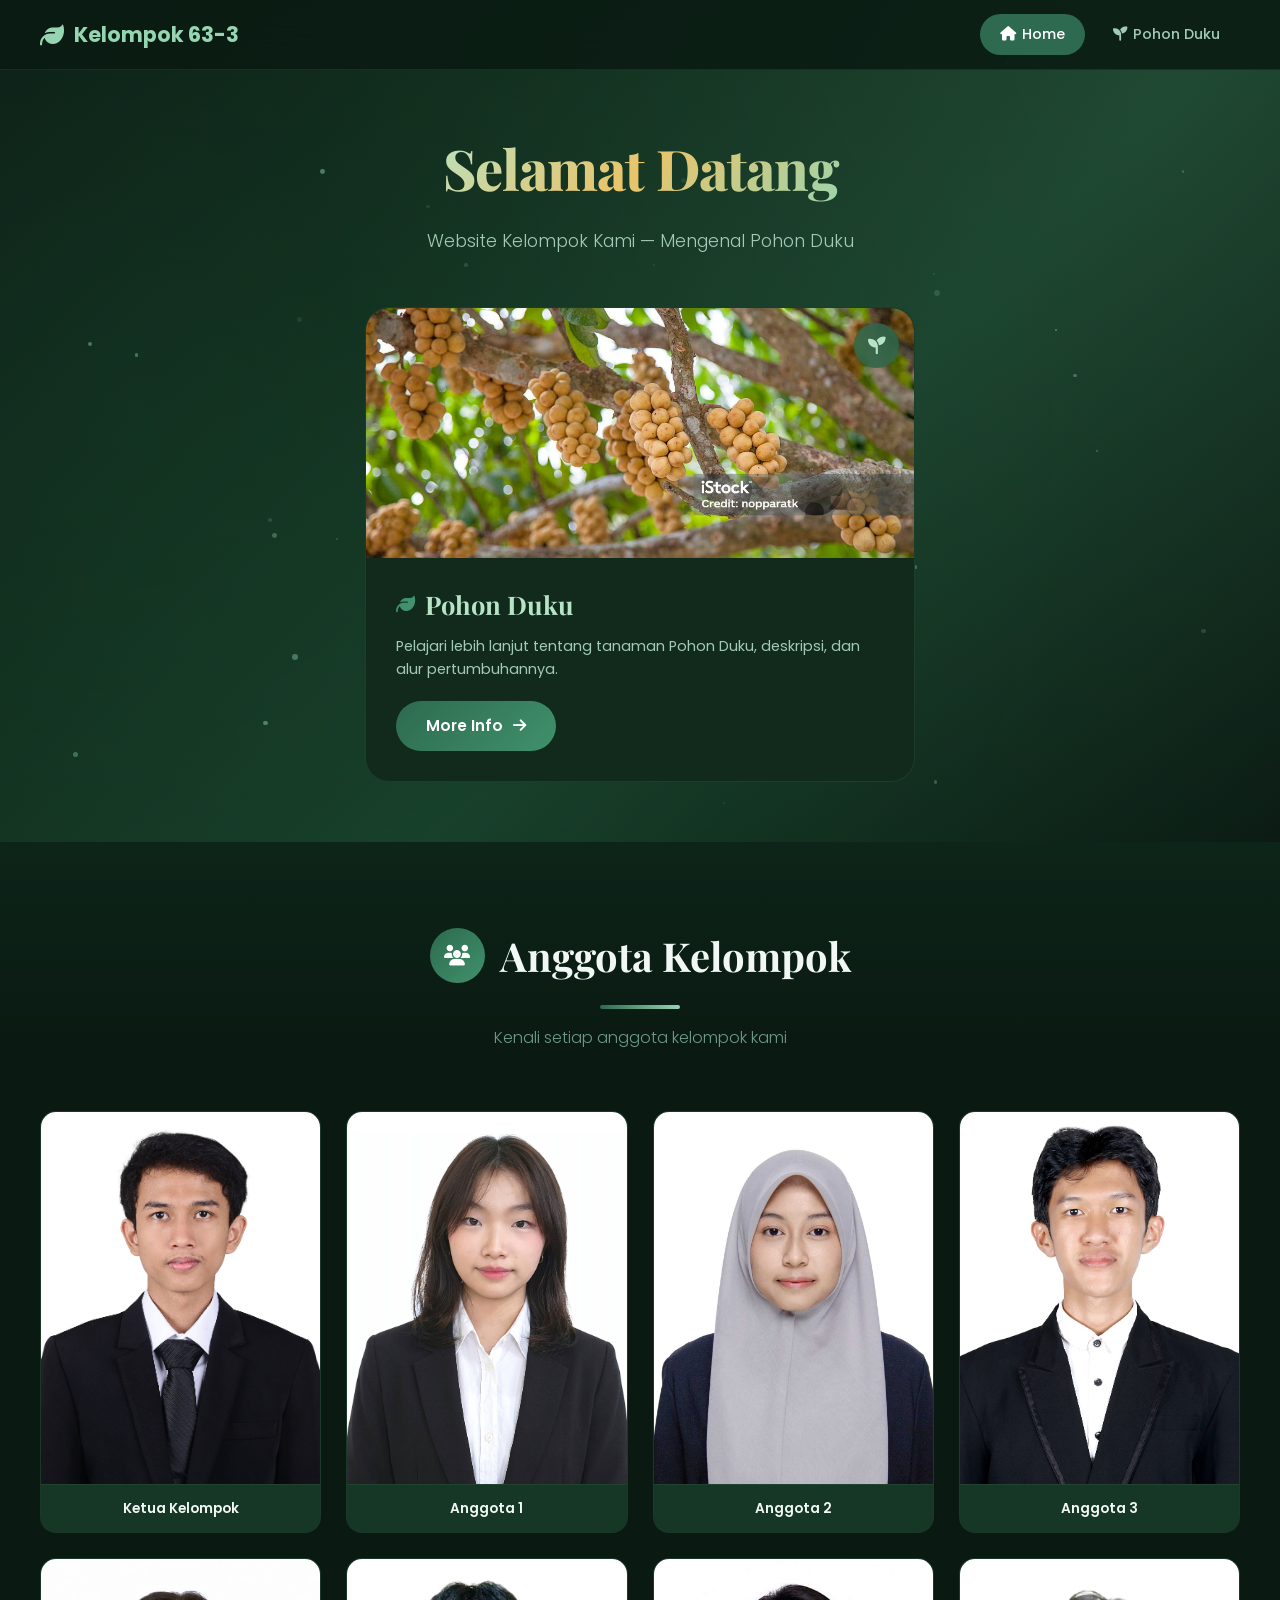
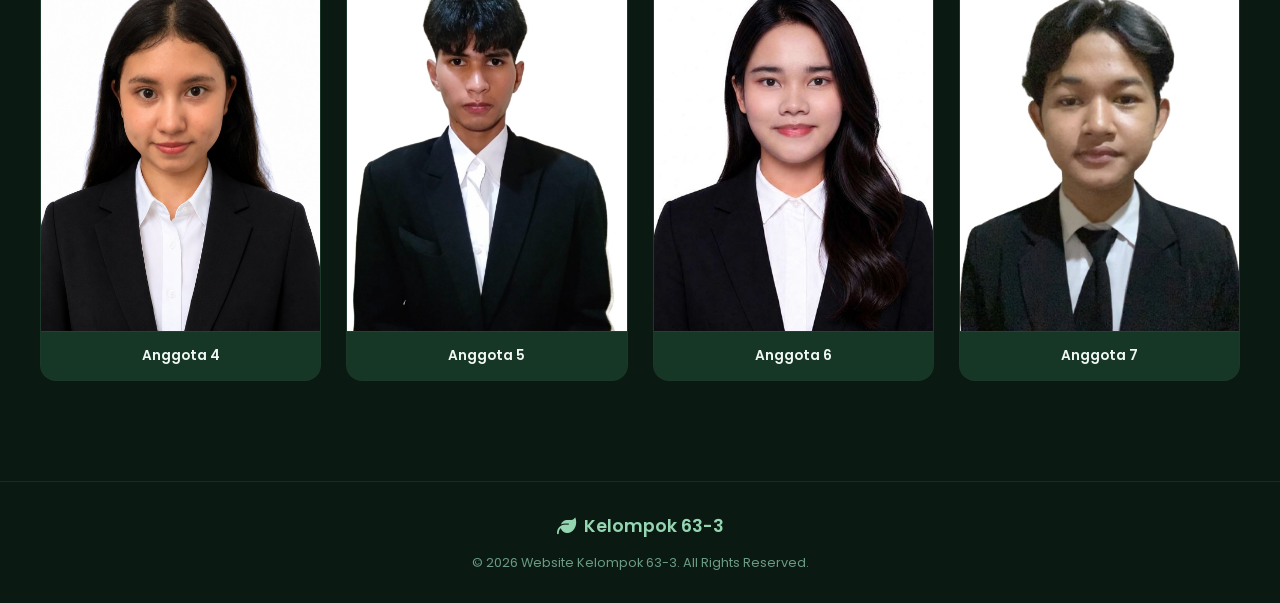
<file: index.html>
<!DOCTYPE html>
<html lang="id">
<head>
    <meta charset="UTF-8">
    <meta name="viewport" content="width=device-width, initial-scale=1.0">
    <title>Kelompok 63-3 - Pohon Duku</title>
    <link rel="stylesheet" href="style.css">
    <link rel="preconnect" href="https://fonts.googleapis.com">
    <link rel="preconnect" href="https://fonts.gstatic.com" crossorigin>
    <link href="https://fonts.googleapis.com/css2?family=Poppins:wght@300;400;500;600;700;800&family=Playfair+Display:wght@700;800&display=swap" rel="stylesheet">
    <link rel="stylesheet" href="https://cdnjs.cloudflare.com/ajax/libs/font-awesome/6.5.0/css/all.min.css">
</head>
<body>
    <!-- Navbar -->
    <nav class="navbar">
        <div class="nav-brand">
            <i class="fas fa-leaf"></i>
            <span>Kelompok 63-3</span>
        </div>
        <ul class="nav-links">
            <li><a href="index.html" class="active"><i class="fas fa-home"></i> Home</a></li>
            <li><a href="tanaman.html"><i class="fas fa-seedling"></i> Pohon Duku</a></li>
        </ul>
    </nav>

    <!-- Hero Section with Plant Card -->
    <section class="hero-section">
        <div class="floating-particles" id="particles"></div>
        <div class="hero-content">
            <h1 class="hero-title">Selamat Datang</h1>
            <p class="hero-subtitle">Website Kelompok Kami — Mengenal Pohon Duku</p>
        </div>

        <!-- Plant Card / Button to Tanaman Page -->
        <div class="plant-card" onclick="window.location.href='tanaman.html'">
            <div class="plant-card-image">
                <!-- Slot untuk gambar tanaman -->
                <img src="images/Pohon_Duku.jpg" alt="Pohon Duku" onerror="this.style.display='none'; this.parentElement.querySelector('.placeholder').style.display='flex';">
                <div class="placeholder" style="display: none;">
                    <i class="fas fa-tree"></i>
                    <span>Gambar Pohon Duku</span>
                </div>
                <div class="plant-card-overlay">
                    <i class="fas fa-seedling"></i>
                </div>
            </div>
            <div class="plant-card-body">
                <h2 class="plant-card-title">
                    <i class="fas fa-leaf"></i> Pohon Duku
                </h2>
                <p class="plant-card-desc">Pelajari lebih lanjut tentang tanaman Pohon Duku, deskripsi, dan alur pertumbuhannya.</p>
                <a href="tanaman.html" class="btn-more-info">
                    <span>More Info</span>
                    <i class="fas fa-arrow-right"></i>
                </a>
            </div>
            <div class="card-shine"></div>
        </div>
    </section>

    <!-- Team Section -->
    <section class="team-section">
        <div class="section-header">
            <h2 class="section-title">
                <span class="title-icon"><i class="fas fa-users"></i></span>
                Anggota Kelompok
            </h2>
            <div class="title-underline"></div>
            <p class="section-desc">Kenali setiap anggota kelompok kami</p>
        </div>

        <div class="team-grid">
            <!-- Member 1 -->
            <div class="member-card" data-aos="fade-up">
                <div class="member-photo">
                    <img src="images/Depati.jpg" alt="Anggota 1" onerror="this.style.display='none'; this.parentElement.querySelector('.photo-placeholder').style.display='flex';">
                    
                    <div class="member-overlay">
                        <div class="member-info">
                            <h3>Muhammad Depati</h3>
                            <div class="info-line"><i class="fas fa-id-badge"></i> <span>NPM: 120110260067</span></div>
                            <div class="info-line"><i class="fas fa-university"></i> <span>Fakultas Ekonomi dan Bisnis</span></div>
                            <div class="info-line"><i class="fas fa-graduation-cap"></i> <span>Akuntansi</span></div>
                        </div>
                    </div>
                </div>
                <div class="member-name-tag">Ketua Kelompok</div>
            </div>

            <!-- Member 2 -->
            <div class="member-card" data-aos="fade-up">
                <div class="member-photo">
                    <img src="images/Michellin.jpg" alt="Anggota 2" onerror="this.style.display='none'; this.parentElement.querySelector('.photo-placeholder').style.display='flex';">
                    
                    <div class="member-overlay">
                        <div class="member-info">
                            <h3>Michellin</h3>
                            <div class="info-line"><i class="fas fa-id-badge"></i> <span>NPM: 240210260145</span></div>
                            <div class="info-line"><i class="fas fa-university"></i> <span>Fakultas Teknologi Industri Pertanian</span></div>
                            <div class="info-line"><i class="fas fa-graduation-cap"></i> <span>Teknologi Pangan</span></div>
                        </div>
                    </div>
                </div>
                <div class="member-name-tag">Anggota 1</div>
            </div>

            <!-- Member 3 -->
            <div class="member-card" data-aos="fade-up">
                <div class="member-photo">
                    <img src="images/Laila.jpg" alt="Anggota 3" onerror="this.style.display='none'; this.parentElement.querySelector('.photo-placeholder').style.display='flex';">
                    
                    <div class="member-overlay">
                        <div class="member-info">
                            <h3>Laila Nurul Amalia</h3>
                            <div class="info-line"><i class="fas fa-id-badge"></i> <span>NPM: 260110260024</span></div>
                            <div class="info-line"><i class="fas fa-university"></i> <span>Fakultas Farmasi</span></div>
                            <div class="info-line"><i class="fas fa-graduation-cap"></i> <span>Farmasi</span></div>
                        </div>
                    </div>
                </div>
                <div class="member-name-tag">Anggota 2</div>
            </div>

            <!-- Member 4 -->
            <div class="member-card" data-aos="fade-up">
                <div class="member-photo">
                    <img src="images/zaki.jpg" alt="Anggota 4" onerror="this.style.display='none'; this.parentElement.querySelector('.photo-placeholder').style.display='flex';">
                    
                    <div class="member-overlay">
                        <div class="member-info">
                            <h3>Mohamad Zaki Mubaraq</h3>
                            <div class="info-line"><i class="fas fa-id-badge"></i> <span>NPM: 240310260053</span></div>
                            <div class="info-line"><i class="fas fa-university"></i> <span>Fakultas Teknologi Industri Pertanian</span></div>
                            <div class="info-line"><i class="fas fa-graduation-cap"></i> <span>Teknologi Industri Pertanian</span></div>
                        </div>
                    </div>
                </div>
                <div class="member-name-tag">Anggota 3</div>
            </div>

            <!-- Member 5 -->
            <div class="member-card" data-aos="fade-up">
                <div class="member-photo">
                    <img src="images/Maria.jpg" alt="Anggota 5" onerror="this.style.display='none'; this.parentElement.querySelector('.photo-placeholder').style.display='flex';">
                    
                    <div class="member-overlay">
                        <div class="member-info">
                            <h3>Maria Betania Siahaan</h3>
                            <div class="info-line"><i class="fas fa-id-badge"></i> <span>NPM: 281204260028</span></div>
                            <div class="info-line"><i class="fas fa-university"></i> <span>Sekolah Vokasi</span></div>
                            <div class="info-line"><i class="fas fa-graduation-cap"></i> <span>Agrotekno-preneur</span></div>
                        </div>
                    </div>
                </div>
                <div class="member-name-tag">Anggota 4</div>
            </div>

            <!-- Member 6 -->
            <div class="member-card" data-aos="fade-up">
                <div class="member-photo">
                    <img src="images/Alfard.jpg" alt="Anggota 6" onerror="this.style.display='none'; this.parentElement.querySelector('.photo-placeholder').style.display='flex';">
                    
                    <div class="member-overlay">
                        <div class="member-info">
                            <h3>M. Alfard Ibraginov Ghaza</h3>
                            <div class="info-line"><i class="fas fa-id-badge"></i> <span>NPM: 130110260327</span></div>
                            <div class="info-line"><i class="fas fa-university"></i> <span>Fakultas Kedokteran</span></div>
                            <div class="info-line"><i class="fas fa-graduation-cap"></i> <span>Kedokteran</span></div>
                        </div>
                    </div>
                </div>
                <div class="member-name-tag">Anggota 5</div>
            </div>

            <!-- Member 7 -->
            <div class="member-card" data-aos="fade-up">
                <div class="member-photo">
                    <img src="images/Meisya.jpg" alt="Anggota 7" onerror="this.style.display='none'; this.parentElement.querySelector('.photo-placeholder').style.display='flex';">
                    
                    <div class="member-overlay">
                        <div class="member-info">
                            <h3>⁠Meisya Rahendita</h3>
                            <div class="info-line"><i class="fas fa-id-badge"></i> <span>NPM: 180410260037</span></div>
                            <div class="info-line"><i class="fas fa-university"></i> <span>Fakultas Ilmu Budaya</span></div>
                            <div class="info-line"><i class="fas fa-graduation-cap"></i> <span>Sastra Inggris</span></div>
                        </div>
                    </div>
                </div>
                <div class="member-name-tag">Anggota 6</div>
            </div>

            <!-- Member 8 -->
            <div class="member-card" data-aos="fade-up">
                <div class="member-photo">
                    <img src="images/Nabil.jpg" alt="Anggota 8" onerror="this.style.display='none'; this.parentElement.querySelector('.photo-placeholder').style.display='flex';">
                    <div class="member-overlay">
                        <div class="member-info">
                            <h3>⁠Muhammad Nabil Yusra</h3>
                            <div class="info-line"><i class="fas fa-id-badge"></i> <span>NPM: 280304260041</span></div>
                            <div class="info-line"><i class="fas fa-university"></i> <span>Sekolah Vokasi</span></div>
                            <div class="info-line"><i class="fas fa-graduation-cap"></i> <span>Akuntansi Perpajakan</span></div>
                        </div>
                    </div>
                </div>
                <div class="member-name-tag">Anggota 7</div>
            </div>
        </div>
    </section>

    <!-- Footer -->
    <footer class="footer">
        <div class="footer-content">
            <div class="footer-brand">
                <i class="fas fa-leaf"></i>
                <span>Kelompok 63-3</span>
            </div>
            <p>&copy; 2026 Website Kelompok 63-3. All Rights Reserved.</p>
        </div>
    </footer>

    <script src="script.js"></script>
</body>
</html>
</file>
<file: style.css>
/* ===========================
   CSS Variables & Reset
   =========================== */
:root {
    --primary: #2d6a4f;
    --primary-light: #40916c;
    --primary-dark: #1b4332;
    --accent: #95d5b2;
    --accent-light: #b7e4c7;
    --accent-glow: rgba(149, 213, 178, 0.4);
    --gold: #d4a373;
    --gold-light: #e9c46a;
    --bg-dark: #0a1a12;
    --bg-card: #112a1c;
    --bg-card-hover: #1a3d2a;
    --text-primary: #f0f7f4;
    --text-secondary: #a3c9b8;
    --text-muted: #6b9b85;
    --shadow-sm: 0 2px 8px rgba(0, 0, 0, 0.3);
    --shadow-md: 0 8px 30px rgba(0, 0, 0, 0.4);
    --shadow-lg: 0 20px 60px rgba(0, 0, 0, 0.5);
    --shadow-glow: 0 0 30px rgba(149, 213, 178, 0.15);
    --radius-sm: 8px;
    --radius-md: 16px;
    --radius-lg: 24px;
    --radius-xl: 32px;
    --transition-fast: 0.2s ease;
    --transition-normal: 0.3s cubic-bezier(0.4, 0, 0.2, 1);
    --transition-slow: 0.5s cubic-bezier(0.4, 0, 0.2, 1);
}

*, *::before, *::after {
    margin: 0;
    padding: 0;
    box-sizing: border-box;
}

html {
    scroll-behavior: smooth;
}

body {
    font-family: 'Poppins', sans-serif;
    background-color: var(--bg-dark);
    color: var(--text-primary);
    line-height: 1.7;
    overflow-x: hidden;
}

/* ===========================
   Navbar
   =========================== */
.navbar {
    position: fixed;
    top: 0;
    left: 0;
    right: 0;
    z-index: 1000;
    display: flex;
    justify-content: space-between;
    align-items: center;
    padding: 0 40px;
    height: 70px;
    background: rgba(10, 26, 18, 0.85);
    backdrop-filter: blur(20px);
    -webkit-backdrop-filter: blur(20px);
    border-bottom: 1px solid rgba(149, 213, 178, 0.1);
    transition: var(--transition-normal);
}

.navbar.scrolled {
    background: rgba(10, 26, 18, 0.95);
    box-shadow: var(--shadow-md);
}

.nav-brand {
    display: flex;
    align-items: center;
    gap: 10px;
    font-size: 1.3rem;
    font-weight: 700;
    color: var(--accent);
}

.nav-brand i {
    font-size: 1.5rem;
    animation: leafSpin 3s ease-in-out infinite;
}

@keyframes leafSpin {
    0%, 100% { transform: rotate(0deg); }
    25% { transform: rotate(15deg); }
    75% { transform: rotate(-15deg); }
}

.nav-links {
    display: flex;
    list-style: none;
    gap: 8px;
}

.nav-links a {
    display: flex;
    align-items: center;
    gap: 6px;
    text-decoration: none;
    color: var(--text-secondary);
    padding: 8px 20px;
    border-radius: 50px;
    font-size: 0.9rem;
    font-weight: 500;
    transition: var(--transition-normal);
    position: relative;
}

.nav-links a:hover,
.nav-links a.active {
    color: var(--text-primary);
    background: rgba(149, 213, 178, 0.15);
}

.nav-links a.active {
    background: var(--primary);
    color: white;
}

/* ===========================
   Hero Section
   =========================== */
.hero-section {
    position: relative;
    min-height: 60vh;
    display: flex;
    flex-direction: column;
    align-items: center;
    justify-content: center;
    padding: 120px 40px 60px;
    background: linear-gradient(
        135deg,
        var(--bg-dark) 0%,
        #0f2a1a 30%,
        #163d28 60%,
        var(--bg-dark) 100%
    );
    overflow: hidden;
}

.hero-section::before {
    content: '';
    position: absolute;
    top: -50%;
    left: -50%;
    width: 200%;
    height: 200%;
    background: radial-gradient(circle at 30% 50%, rgba(45, 106, 79, 0.15) 0%, transparent 50%),
                radial-gradient(circle at 70% 30%, rgba(149, 213, 178, 0.08) 0%, transparent 40%);
    animation: bgPulse 8s ease-in-out infinite;
}

@keyframes bgPulse {
    0%, 100% { transform: scale(1) rotate(0deg); }
    50% { transform: scale(1.1) rotate(3deg); }
}

.floating-particles {
    position: absolute;
    top: 0;
    left: 0;
    width: 100%;
    height: 100%;
    pointer-events: none;
    z-index: 1;
}

.particle {
    position: absolute;
    width: 6px;
    height: 6px;
    background: var(--accent);
    border-radius: 50%;
    opacity: 0.3;
    animation: float var(--duration) var(--delay) ease-in-out infinite;
}

@keyframes float {
    0%, 100% { transform: translateY(0) translateX(0); opacity: 0; }
    25% { opacity: 0.5; }
    50% { transform: translateY(-100px) translateX(30px); opacity: 0.3; }
    75% { opacity: 0.5; }
}

.hero-content {
    text-align: center;
    position: relative;
    z-index: 2;
    margin-bottom: 50px;
}

.hero-title {
    font-family: 'Playfair Display', serif;
    font-size: 3.5rem;
    font-weight: 800;
    background: linear-gradient(135deg, var(--accent-light), var(--gold-light), var(--accent));
    -webkit-background-clip: text;
    -webkit-text-fill-color: transparent;
    background-clip: text;
    margin-bottom: 12px;
    letter-spacing: -1px;
    animation: titleFade 1s ease-out;
}

@keyframes titleFade {
    from { opacity: 0; transform: translateY(30px); }
    to { opacity: 1; transform: translateY(0); }
}

.hero-subtitle {
    font-size: 1.1rem;
    color: var(--text-secondary);
    font-weight: 300;
    animation: titleFade 1s 0.2s ease-out both;
}

/* ===========================
   Plant Card (Home Page)
   =========================== */
.plant-card {
    position: relative;
    z-index: 2;
    width: 100%;
    max-width: 550px;
    background: var(--bg-card);
    border-radius: var(--radius-lg);
    overflow: hidden;
    cursor: pointer;
    transition: var(--transition-slow);
    border: 1px solid rgba(149, 213, 178, 0.1);
    animation: cardSlideUp 0.8s 0.4s ease-out both;
}

@keyframes cardSlideUp {
    from { opacity: 0; transform: translateY(50px); }
    to { opacity: 1; transform: translateY(0); }
}

.plant-card:hover {
    transform: translateY(-8px) scale(1.02);
    box-shadow: var(--shadow-lg), var(--shadow-glow);
    border-color: rgba(149, 213, 178, 0.3);
}

.plant-card-image {
    position: relative;
    width: 100%;
    height: 250px;
    overflow: hidden;
    background: linear-gradient(135deg, #163d28, #1a4a30);
}

.plant-card-image img {
    width: 100%;
    height: 100%;
    object-fit: cover;
    transition: var(--transition-slow);
}

.plant-card:hover .plant-card-image img {
    transform: scale(1.1);
}

.plant-card-image .placeholder {
    position: absolute;
    top: 0;
    left: 0;
    width: 100%;
    height: 100%;
    display: flex;
    flex-direction: column;
    align-items: center;
    justify-content: center;
    gap: 10px;
    color: var(--text-muted);
    font-size: 0.9rem;
    background: linear-gradient(135deg, #163d28, #1a4a30);
}

.plant-card-image .placeholder i {
    font-size: 3.5rem;
    opacity: 0.5;
}

.plant-card-overlay {
    position: absolute;
    top: 15px;
    right: 15px;
    width: 45px;
    height: 45px;
    background: rgba(45, 106, 79, 0.8);
    backdrop-filter: blur(10px);
    border-radius: 50%;
    display: flex;
    align-items: center;
    justify-content: center;
    color: var(--accent-light);
    font-size: 1.1rem;
    transition: var(--transition-normal);
}

.plant-card:hover .plant-card-overlay {
    background: var(--primary);
    transform: rotate(360deg) scale(1.1);
}

.plant-card-body {
    padding: 25px 30px 30px;
}

.plant-card-title {
    font-family: 'Playfair Display', serif;
    font-size: 1.6rem;
    color: var(--accent-light);
    margin-bottom: 8px;
    display: flex;
    align-items: center;
    gap: 10px;
}

.plant-card-title i {
    font-size: 1.2rem;
    color: var(--primary-light);
}

.plant-card-desc {
    color: var(--text-secondary);
    font-size: 0.9rem;
    margin-bottom: 20px;
    line-height: 1.6;
}

.btn-more-info {
    display: inline-flex;
    align-items: center;
    gap: 10px;
    padding: 12px 30px;
    background: linear-gradient(135deg, var(--primary), var(--primary-light));
    color: white;
    text-decoration: none;
    border-radius: 50px;
    font-weight: 600;
    font-size: 0.95rem;
    transition: var(--transition-normal);
    position: relative;
    overflow: hidden;
}

.btn-more-info::before {
    content: '';
    position: absolute;
    top: 0;
    left: -100%;
    width: 100%;
    height: 100%;
    background: linear-gradient(90deg, transparent, rgba(255,255,255,0.15), transparent);
    transition: 0.5s;
}

.btn-more-info:hover::before {
    left: 100%;
}

.btn-more-info:hover {
    transform: translateX(5px);
    box-shadow: 0 5px 20px rgba(45, 106, 79, 0.4);
}

.btn-more-info i {
    transition: var(--transition-normal);
}

.btn-more-info:hover i {
    transform: translateX(5px);
}

.card-shine {
    position: absolute;
    top: 0;
    left: -100%;
    width: 50%;
    height: 100%;
    background: linear-gradient(90deg, transparent, rgba(255,255,255,0.03), transparent);
    transition: 0.8s;
    pointer-events: none;
}

.plant-card:hover .card-shine {
    left: 150%;
}

/* ===========================
   Team Section
   =========================== */
.team-section {
    padding: 80px 40px 100px;
    background: var(--bg-dark);
    position: relative;
}

.team-section::before {
    content: '';
    position: absolute;
    top: 0;
    left: 0;
    right: 0;
    height: 200px;
    background: linear-gradient(to bottom, #163d28 0%, var(--bg-dark) 100%);
    opacity: 0.3;
}

.section-header {
    text-align: center;
    margin-bottom: 60px;
    position: relative;
    z-index: 1;
}

.section-title {
    font-family: 'Playfair Display', serif;
    font-size: 2.5rem;
    color: var(--text-primary);
    margin-bottom: 15px;
    display: flex;
    align-items: center;
    justify-content: center;
    gap: 15px;
}

.title-icon {
    display: inline-flex;
    align-items: center;
    justify-content: center;
    width: 55px;
    height: 55px;
    background: linear-gradient(135deg, var(--primary), var(--primary-light));
    border-radius: 50%;
    font-size: 1.3rem;
    color: white;
}

.title-underline {
    width: 80px;
    height: 4px;
    background: linear-gradient(90deg, var(--primary), var(--accent));
    margin: 0 auto 15px;
    border-radius: 2px;
}

.section-desc {
    font-size: 1rem;
    color: var(--text-muted);
    font-weight: 300;
}

/* ===========================
   Team Grid (4x2)
   =========================== */
.team-grid {
    display: grid;
    grid-template-columns: repeat(4, 1fr);
    gap: 25px;
    max-width: 1200px;
    margin: 0 auto;
    position: relative;
    z-index: 1;
}

/* ===========================
   Member Card
   =========================== */
.member-card {
    position: relative;
    border-radius: var(--radius-md);
    overflow: hidden;
    background: var(--bg-card);
    border: 1px solid rgba(149, 213, 178, 0.08);
    transition: var(--transition-slow);
    animation: memberFadeIn 0.6s ease-out both;
}

.member-card:nth-child(1) { animation-delay: 0.1s; }
.member-card:nth-child(2) { animation-delay: 0.15s; }
.member-card:nth-child(3) { animation-delay: 0.2s; }
.member-card:nth-child(4) { animation-delay: 0.25s; }
.member-card:nth-child(5) { animation-delay: 0.3s; }
.member-card:nth-child(6) { animation-delay: 0.35s; }
.member-card:nth-child(7) { animation-delay: 0.4s; }
.member-card:nth-child(8) { animation-delay: 0.45s; }

@keyframes memberFadeIn {
    from { opacity: 0; transform: translateY(30px); }
    to { opacity: 1; transform: translateY(0); }
}

.member-card:hover {
    transform: scale(1.08);
    z-index: 10;
    box-shadow: var(--shadow-lg), 0 0 40px rgba(149, 213, 178, 0.2);
    border-color: rgba(149, 213, 178, 0.3);
}

.member-photo {
    position: relative;
    width: 100%;
    aspect-ratio: 3 / 4;
    overflow: hidden;
    background: linear-gradient(135deg, #1a3d2a, #163d28);
}

.member-photo img {
    width: 100%;
    height: 100%;
    object-fit: cover;
    transition: var(--transition-slow);
}

.member-card:hover .member-photo img {
    transform: scale(1.15);
    filter: brightness(0.5);
}

.photo-placeholder {
    position: absolute;
    top: 0;
    left: 0;
    width: 100%;
    height: 100%;
    display: flex;
    align-items: center;
    justify-content: center;
    color: var(--text-muted);
    font-size: 3rem;
    opacity: 0.4;
    background: linear-gradient(135deg, #1a3d2a, #163d28);
}

/* Member Overlay (appears on hover) */
.member-overlay {
    position: absolute;
    bottom: 0;
    left: 0;
    right: 0;
    height: 100%;
    background: linear-gradient(
        to top,
        rgba(10, 26, 18, 0.95) 0%,
        rgba(10, 26, 18, 0.7) 50%,
        rgba(10, 26, 18, 0.3) 100%
    );
    display: flex;
    align-items: flex-end;
    padding: 20px;
    opacity: 0;
    transition: var(--transition-slow);
    transform: translateY(10px);
}

.member-card:hover .member-overlay {
    opacity: 1;
    transform: translateY(0);
}

.member-info {
    width: 100%;
    transform: translateY(20px);
    transition: var(--transition-slow);
}

.member-card:hover .member-info {
    transform: translateY(0);
}

.member-info h3 {
    font-family: 'Playfair Display', serif;
    font-size: 1.15rem;
    color: var(--accent-light);
    margin-bottom: 10px;
    padding-bottom: 8px;
    border-bottom: 2px solid rgba(149, 213, 178, 0.3);
}

.info-line {
    display: flex;
    align-items: center;
    gap: 8px;
    color: var(--text-secondary);
    font-size: 0.78rem;
    margin-bottom: 5px;
    opacity: 0;
    transform: translateX(-10px);
    transition: var(--transition-normal);
}

.member-card:hover .info-line {
    opacity: 1;
    transform: translateX(0);
}

.member-card:hover .info-line:nth-child(1) { transition-delay: 0.1s; }
.member-card:hover .info-line:nth-child(2) { transition-delay: 0.15s; }
.member-card:hover .info-line:nth-child(3) { transition-delay: 0.2s; }
.member-card:hover .info-line:nth-child(4) { transition-delay: 0.25s; }

.info-line i {
    color: var(--accent);
    width: 16px;
    text-align: center;
    font-size: 0.75rem;
}

.member-name-tag {
    padding: 12px 15px;
    text-align: center;
    font-weight: 600;
    font-size: 0.85rem;
    color: var(--text-primary);
    background: rgba(45, 106, 79, 0.2);
    border-top: 1px solid rgba(149, 213, 178, 0.08);
    transition: var(--transition-normal);
}

.member-card:hover .member-name-tag {
    background: var(--primary);
    color: white;
}

/* ===========================
   Footer
   =========================== */
.footer {
    padding: 30px 40px;
    background: rgba(10, 26, 18, 0.95);
    border-top: 1px solid rgba(149, 213, 178, 0.1);
    text-align: center;
}

.footer-content {
    display: flex;
    flex-direction: column;
    align-items: center;
    gap: 10px;
}

.footer-brand {
    display: flex;
    align-items: center;
    gap: 8px;
    font-size: 1.1rem;
    font-weight: 600;
    color: var(--accent);
}

.footer-brand i {
    font-size: 1.2rem;
}

.footer p {
    color: var(--text-muted);
    font-size: 0.8rem;
}

/* ===========================
   Scrollbar
   =========================== */
::-webkit-scrollbar {
    width: 8px;
}

::-webkit-scrollbar-track {
    background: var(--bg-dark);
}

::-webkit-scrollbar-thumb {
    background: var(--primary);
    border-radius: 4px;
}

::-webkit-scrollbar-thumb:hover {
    background: var(--primary-light);
}

/* ===========================
   Responsive Design
   =========================== */
@media (max-width: 1024px) {
    .team-grid {
        grid-template-columns: repeat(3, 1fr);
        gap: 20px;
    }
}

@media (max-width: 768px) {
    .navbar {
        padding: 0 20px;
    }

    .hero-title {
        font-size: 2.5rem;
    }

    .team-grid {
        grid-template-columns: repeat(2, 1fr);
        gap: 15px;
    }

    .section-title {
        font-size: 1.8rem;
    }

    .plant-card {
        max-width: 90%;
    }
}

@media (max-width: 480px) {
    .hero-title {
        font-size: 2rem;
    }

    .team-grid {
        grid-template-columns: repeat(2, 1fr);
        gap: 10px;
    }

    .nav-links a span {
        display: none;
    }

    .member-info h3 {
        font-size: 0.95rem;
    }

    .info-line {
        font-size: 0.7rem;
    }
}
</file>
